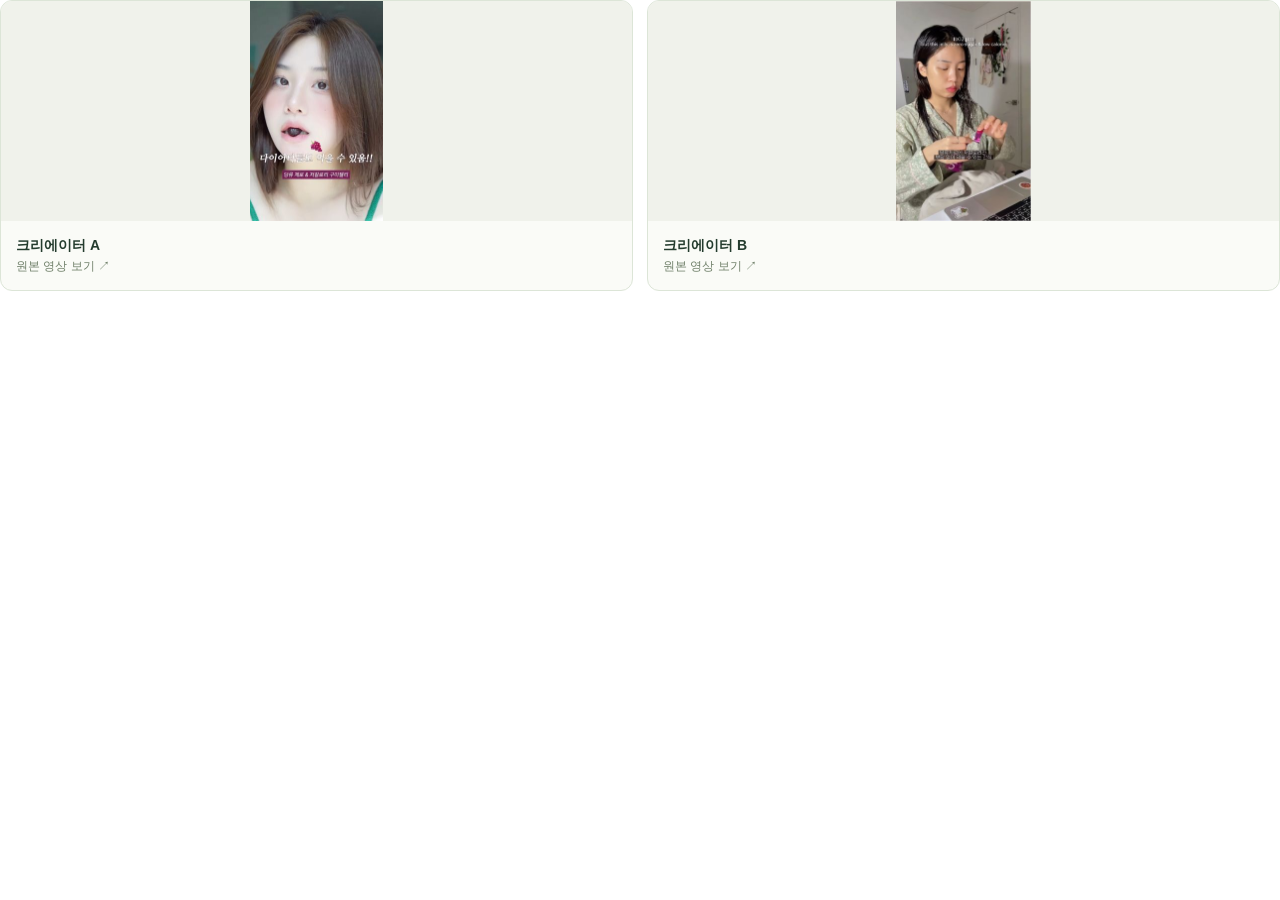
<file: public/influencer/media-allthemu.html>
<!doctype html><html lang="ko"><head><meta charset="utf-8"><meta name="viewport" content="width=device-width,initial-scale=1"><style>*{box-sizing:border-box}body{margin:0;font-family:"Malgun Gothic",sans-serif;color:#243c2e;background:transparent}.grid{display:grid;grid-template-columns:repeat(2,minmax(0,1fr));gap:14px}a{display:block;color:inherit;text-decoration:none;border:1px solid #dce5d7;border-radius:12px;overflow:hidden;background:#fafbf7;transition:transform .15s,border-color .15s}a:hover{transform:translateY(-2px);border-color:#6e8c69}img{width:100%;height:220px;display:block;object-fit:contain;background:#f0f2eb}.txt{padding:13px 15px;font-size:13px;line-height:1.6}.txt b{display:block;font-size:14px}.txt span{color:#70806a;font-size:12px}.channel{padding:35px 22px;background:#eaf0e4;min-height:170px}.channel small{font-size:10px;letter-spacing:.1em;color:#65805e}.channel b{display:block;font-size:22px;margin:15px 0 8px}.channel span{font-size:12px;color:#52684c}a:focus-visible{outline:3px solid #547349;outline-offset:2px}@media(max-width:430px){img{height:180px}.txt{padding:10px;font-size:12px}.channel{padding:20px 12px}.channel b{font-size:17px}}</style></head><body><div class="grid"><a href="https://www.instagram.com/p/DNnR8SSJaKD/" target="_blank" rel="noopener noreferrer"><img src="[data-uri]" alt="올더뮤 콘텐츠 1"><div class="txt"><b>크리에이터 A</b><span>원본 영상 보기 ↗</span></div></a><a href="https://www.instagram.com/reel/DNsfsmjZra-/" target="_blank" rel="noopener noreferrer"><img src="[data-uri]" alt="올더뮤 콘텐츠 2"><div class="txt"><b>크리에이터 B</b><span>원본 영상 보기 ↗</span></div></a></div></body></html>
</file>
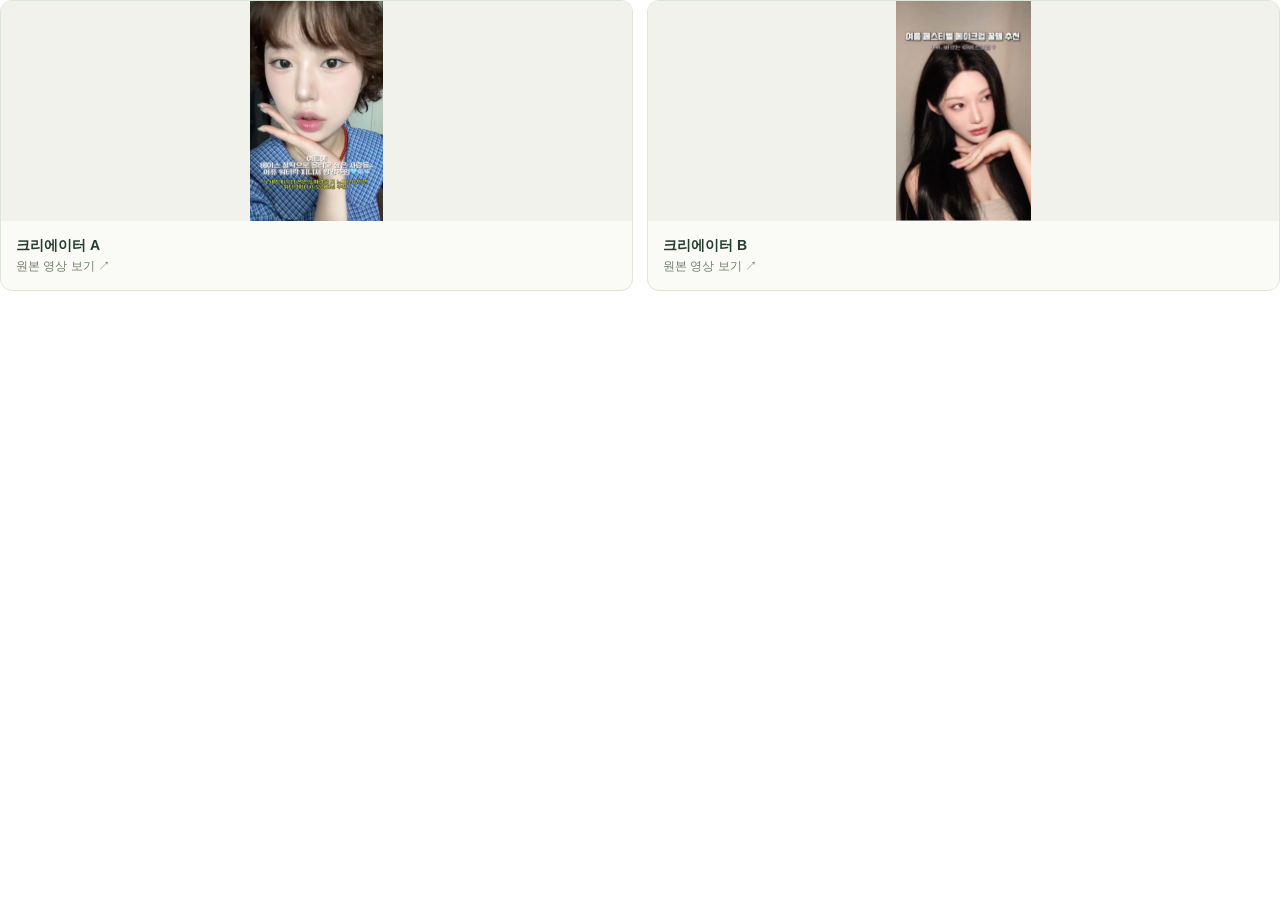
<file: public/influencer/media-apieu.html>
<!doctype html><html lang="ko"><head><meta charset="utf-8"><meta name="viewport" content="width=device-width,initial-scale=1"><style>*{box-sizing:border-box}body{margin:0;font-family:"Malgun Gothic",sans-serif;color:#243c2e;background:transparent}.grid{display:grid;grid-template-columns:repeat(2,minmax(0,1fr));gap:14px}a{display:block;color:inherit;text-decoration:none;border:1px solid #dce5d7;border-radius:12px;overflow:hidden;background:#fafbf7;transition:transform .15s,border-color .15s}a:hover{transform:translateY(-2px);border-color:#6e8c69}img{width:100%;height:220px;display:block;object-fit:contain;background:#f0f2eb}.txt{padding:13px 15px;font-size:13px;line-height:1.6}.txt b{display:block;font-size:14px}.txt span{color:#70806a;font-size:12px}.channel{padding:35px 22px;background:#eaf0e4;min-height:170px}.channel small{font-size:10px;letter-spacing:.1em;color:#65805e}.channel b{display:block;font-size:22px;margin:15px 0 8px}.channel span{font-size:12px;color:#52684c}a:focus-visible{outline:3px solid #547349;outline-offset:2px}@media(max-width:430px){img{height:180px}.txt{padding:10px;font-size:12px}.channel{padding:20px 12px}.channel b{font-size:17px}}</style></head><body><div class="grid"><a href="https://www.instagram.com/reel/DNVeMshzfoN/" target="_blank" rel="noopener noreferrer"><img src="[data-uri]" alt="어퓨 콘텐츠 1"><div class="txt"><b>크리에이터 A</b><span>원본 영상 보기 ↗</span></div></a><a href="https://www.instagram.com/p/DNarUnRvHpv/" target="_blank" rel="noopener noreferrer"><img src="[data-uri]" alt="어퓨 콘텐츠 2"><div class="txt"><b>크리에이터 B</b><span>원본 영상 보기 ↗</span></div></a></div></body></html>
</file>
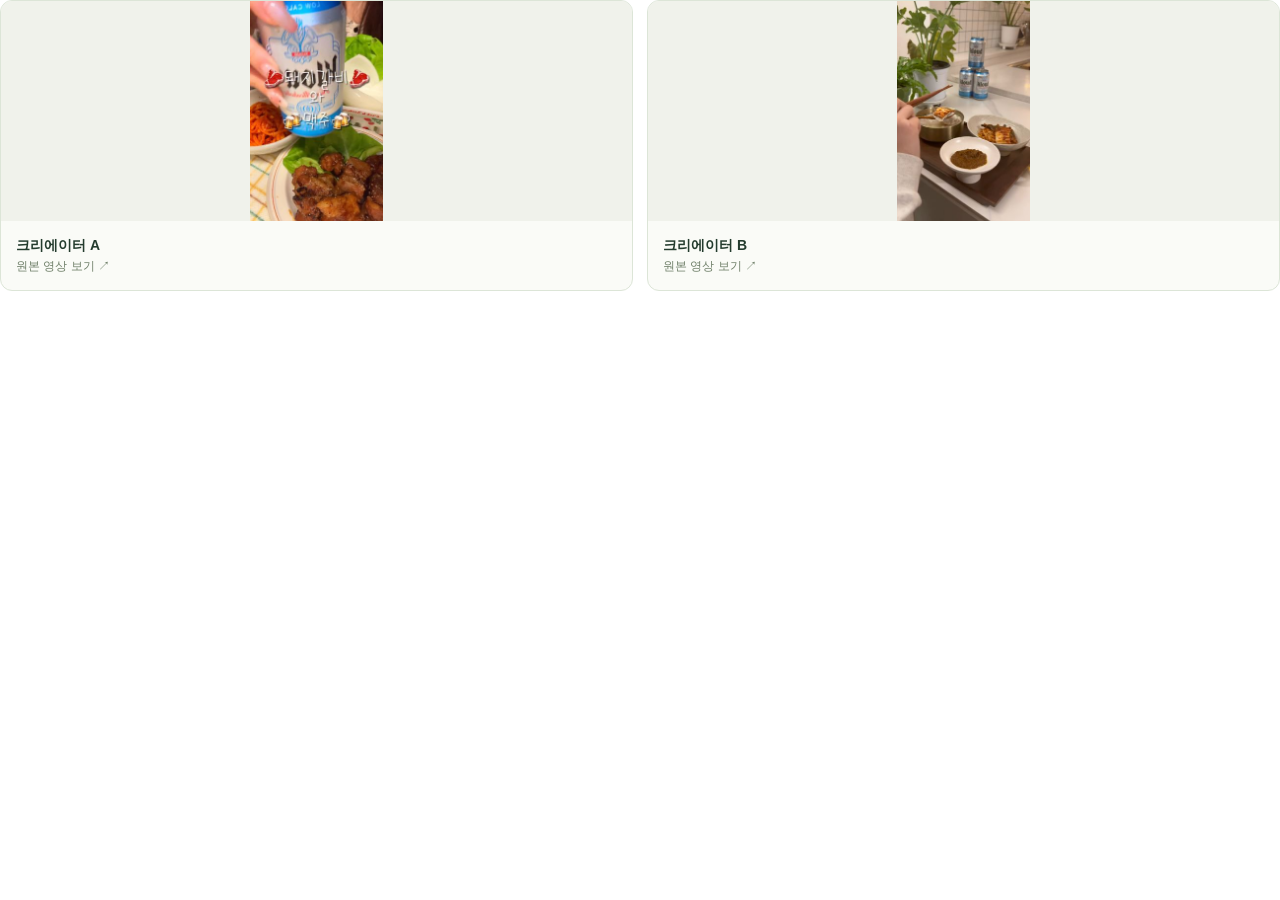
<file: public/influencer/media-cloud.html>
<!doctype html><html lang="ko"><head><meta charset="utf-8"><meta name="viewport" content="width=device-width,initial-scale=1"><style>*{box-sizing:border-box}body{margin:0;font-family:"Malgun Gothic",sans-serif;color:#243c2e;background:transparent}.grid{display:grid;grid-template-columns:repeat(2,minmax(0,1fr));gap:14px}a{display:block;color:inherit;text-decoration:none;border:1px solid #dce5d7;border-radius:12px;overflow:hidden;background:#fafbf7;transition:transform .15s,border-color .15s}a:hover{transform:translateY(-2px);border-color:#6e8c69}img{width:100%;height:220px;display:block;object-fit:contain;background:#f0f2eb}.txt{padding:13px 15px;font-size:13px;line-height:1.6}.txt b{display:block;font-size:14px}.txt span{color:#70806a;font-size:12px}.channel{padding:35px 22px;background:#eaf0e4;min-height:170px}.channel small{font-size:10px;letter-spacing:.1em;color:#65805e}.channel b{display:block;font-size:22px;margin:15px 0 8px}.channel span{font-size:12px;color:#52684c}a:focus-visible{outline:3px solid #547349;outline-offset:2px}@media(max-width:430px){img{height:180px}.txt{padding:10px;font-size:12px}.channel{padding:20px 12px}.channel b{font-size:17px}}</style></head><body><div class="grid"><a href="https://www.instagram.com/p/DTqEhmwk3T1/" target="_blank" rel="noopener noreferrer"><img src="[data-uri]" alt="클라우드 논알콜 콘텐츠 1"><div class="txt"><b>크리에이터 A</b><span>원본 영상 보기 ↗</span></div></a><a href="https://www.instagram.com/p/DTChdWeAUct/" target="_blank" rel="noopener noreferrer"><img src="[data-uri]" alt="클라우드 논알콜 콘텐츠 2"><div class="txt"><b>크리에이터 B</b><span>원본 영상 보기 ↗</span></div></a></div></body></html>
</file>
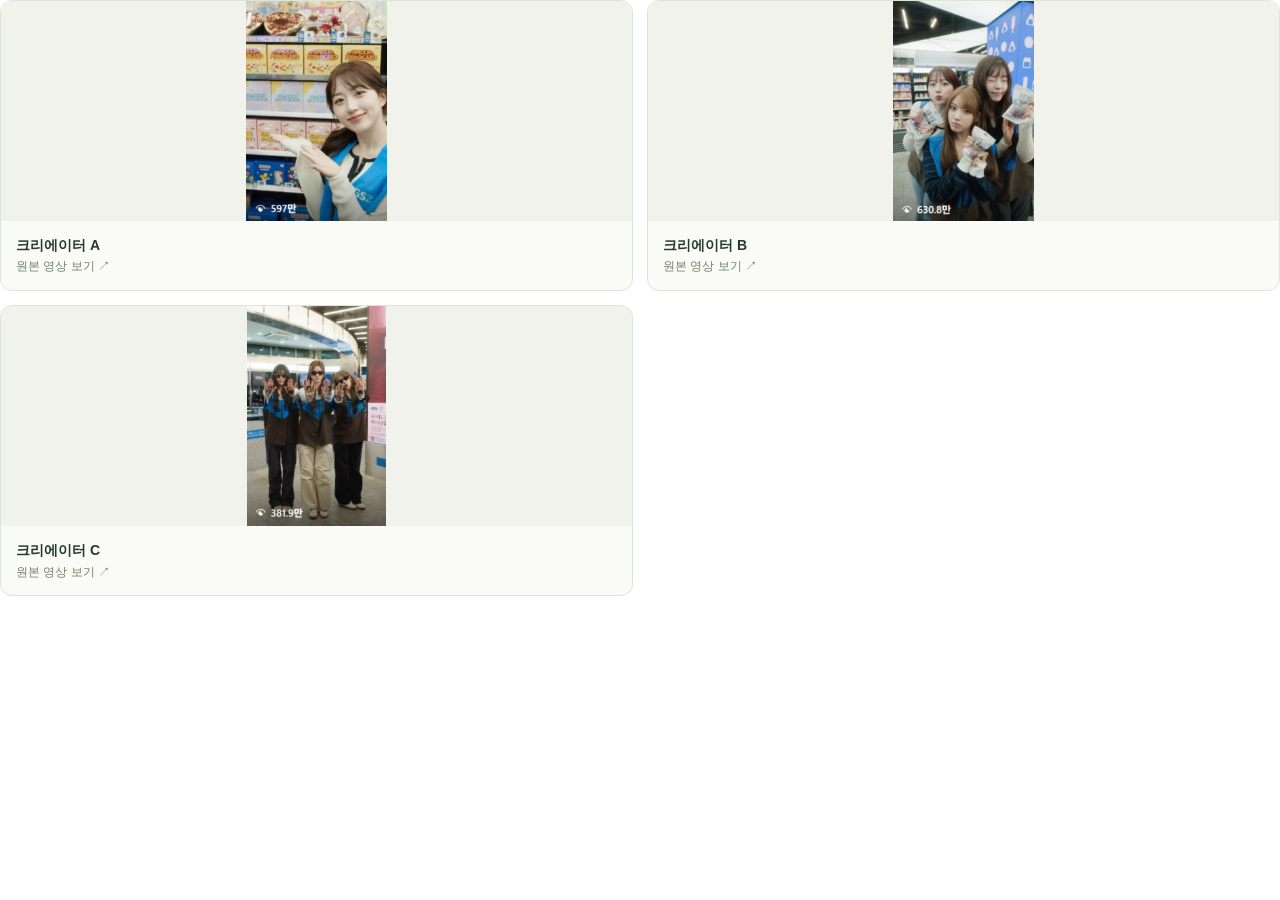
<file: public/influencer/media-gs25.html>
<!doctype html><html lang="ko"><head><meta charset="utf-8"><meta name="viewport" content="width=device-width,initial-scale=1"><style>*{box-sizing:border-box}body{margin:0;font-family:"Malgun Gothic",sans-serif;color:#243c2e;background:transparent}.grid{display:grid;grid-template-columns:repeat(2,minmax(0,1fr));gap:14px}a{display:block;color:inherit;text-decoration:none;border:1px solid #dce5d7;border-radius:12px;overflow:hidden;background:#fafbf7;transition:transform .15s,border-color .15s}a:hover{transform:translateY(-2px);border-color:#6e8c69}img{width:100%;height:220px;display:block;object-fit:contain;background:#f0f2eb}.txt{padding:13px 15px;font-size:13px;line-height:1.6}.txt b{display:block;font-size:14px}.txt span{color:#70806a;font-size:12px}.channel{padding:35px 22px;background:#eaf0e4;min-height:170px}.channel small{font-size:10px;letter-spacing:.1em;color:#65805e}.channel b{display:block;font-size:22px;margin:15px 0 8px}.channel span{font-size:12px;color:#52684c}a:focus-visible{outline:3px solid #547349;outline-offset:2px}@media(max-width:430px){img{height:180px}.txt{padding:10px;font-size:12px}.channel{padding:20px 12px}.channel b{font-size:17px}}</style></head><body><div class="grid"><a href="https://www.instagram.com/reel/DGnFblPJbDF/" target="_blank" rel="noopener noreferrer"><img src="[data-uri]" alt="GS25 × NMIXX 콘텐츠 1"><div class="txt"><b>크리에이터 A</b><span>원본 영상 보기 ↗</span></div></a><a href="https://www.instagram.com/reel/DGz9ZQ4JdZw/" target="_blank" rel="noopener noreferrer"><img src="[data-uri]" alt="GS25 × NMIXX 콘텐츠 2"><div class="txt"><b>크리에이터 B</b><span>원본 영상 보기 ↗</span></div></a><a href="https://www.instagram.com/reel/DGxcEEvpnxa/" target="_blank" rel="noopener noreferrer"><img src="[data-uri]" alt="GS25 × NMIXX 콘텐츠 3"><div class="txt"><b>크리에이터 C</b><span>원본 영상 보기 ↗</span></div></a></div></body></html>
</file>
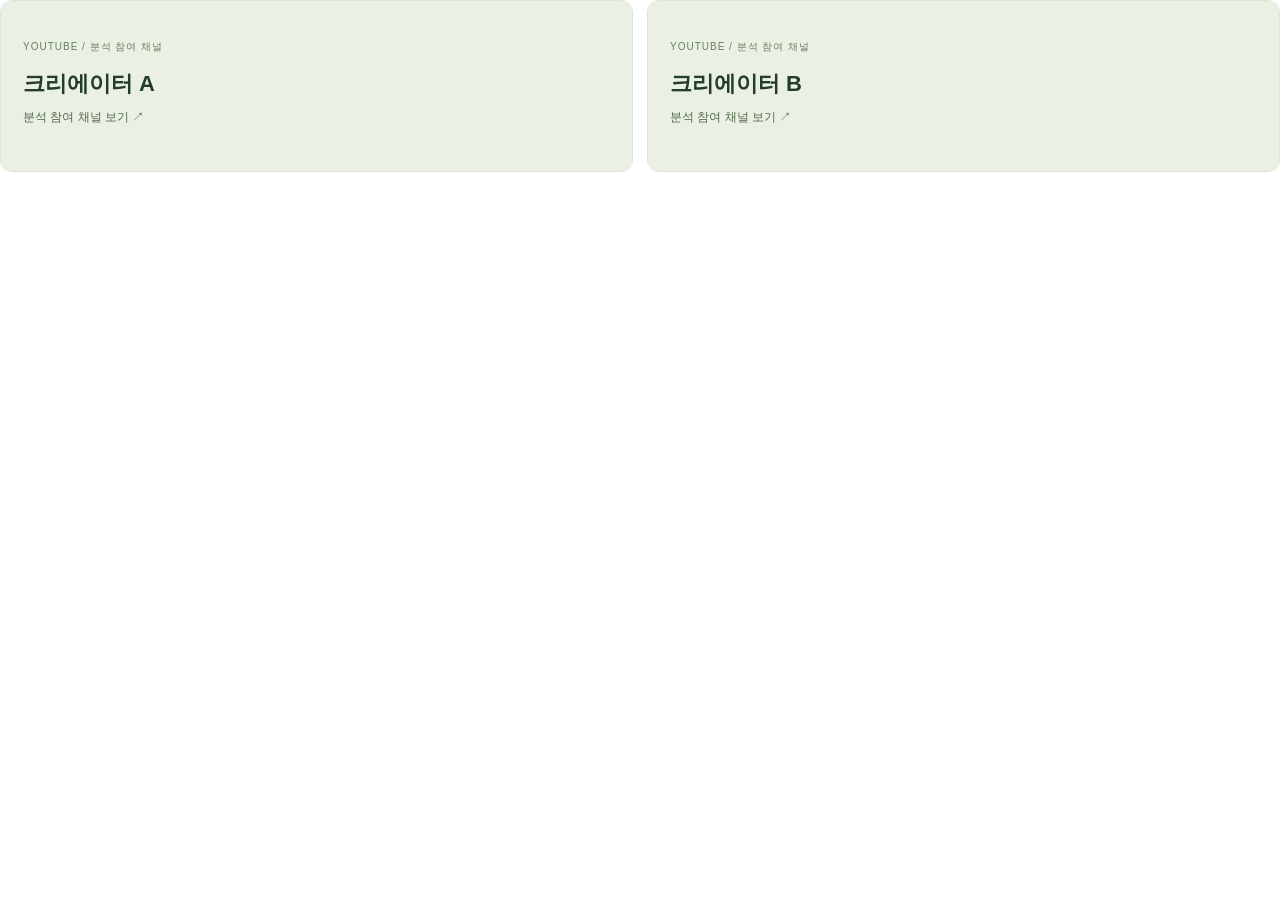
<file: public/influencer/media-mcn.html>
<!doctype html><html lang="ko"><head><meta charset="utf-8"><meta name="viewport" content="width=device-width,initial-scale=1"><style>*{box-sizing:border-box}body{margin:0;font-family:"Malgun Gothic",sans-serif;color:#243c2e;background:transparent}.grid{display:grid;grid-template-columns:repeat(2,minmax(0,1fr));gap:14px}a{display:block;color:inherit;text-decoration:none;border:1px solid #dce5d7;border-radius:12px;overflow:hidden;background:#fafbf7;transition:transform .15s,border-color .15s}a:hover{transform:translateY(-2px);border-color:#6e8c69}img{width:100%;height:220px;display:block;object-fit:contain;background:#f0f2eb}.txt{padding:13px 15px;font-size:13px;line-height:1.6}.txt b{display:block;font-size:14px}.txt span{color:#70806a;font-size:12px}.channel{padding:35px 22px;background:#eaf0e4;min-height:170px}.channel small{font-size:10px;letter-spacing:.1em;color:#65805e}.channel b{display:block;font-size:22px;margin:15px 0 8px}.channel span{font-size:12px;color:#52684c}a:focus-visible{outline:3px solid #547349;outline-offset:2px}@media(max-width:430px){img{height:180px}.txt{padding:10px;font-size:12px}.channel{padding:20px 12px}.channel b{font-size:17px}}</style></head><body><div class="grid"><a href="https://www.youtube.com/channel/UC0kWYJDvhh4bmcnafXn8tgw" target="_blank" rel="noopener noreferrer"><div class="channel"><small>YOUTUBE / 분석 참여 채널</small><b>크리에이터 A</b><span>분석 참여 채널 보기 ↗</span></div></a><a href="https://www.youtube.com/channel/UCg_7DlY17asK8O6EJJlKwnA" target="_blank" rel="noopener noreferrer"><div class="channel"><small>YOUTUBE / 분석 참여 채널</small><b>크리에이터 B</b><span>분석 참여 채널 보기 ↗</span></div></a></div></body></html>
</file>
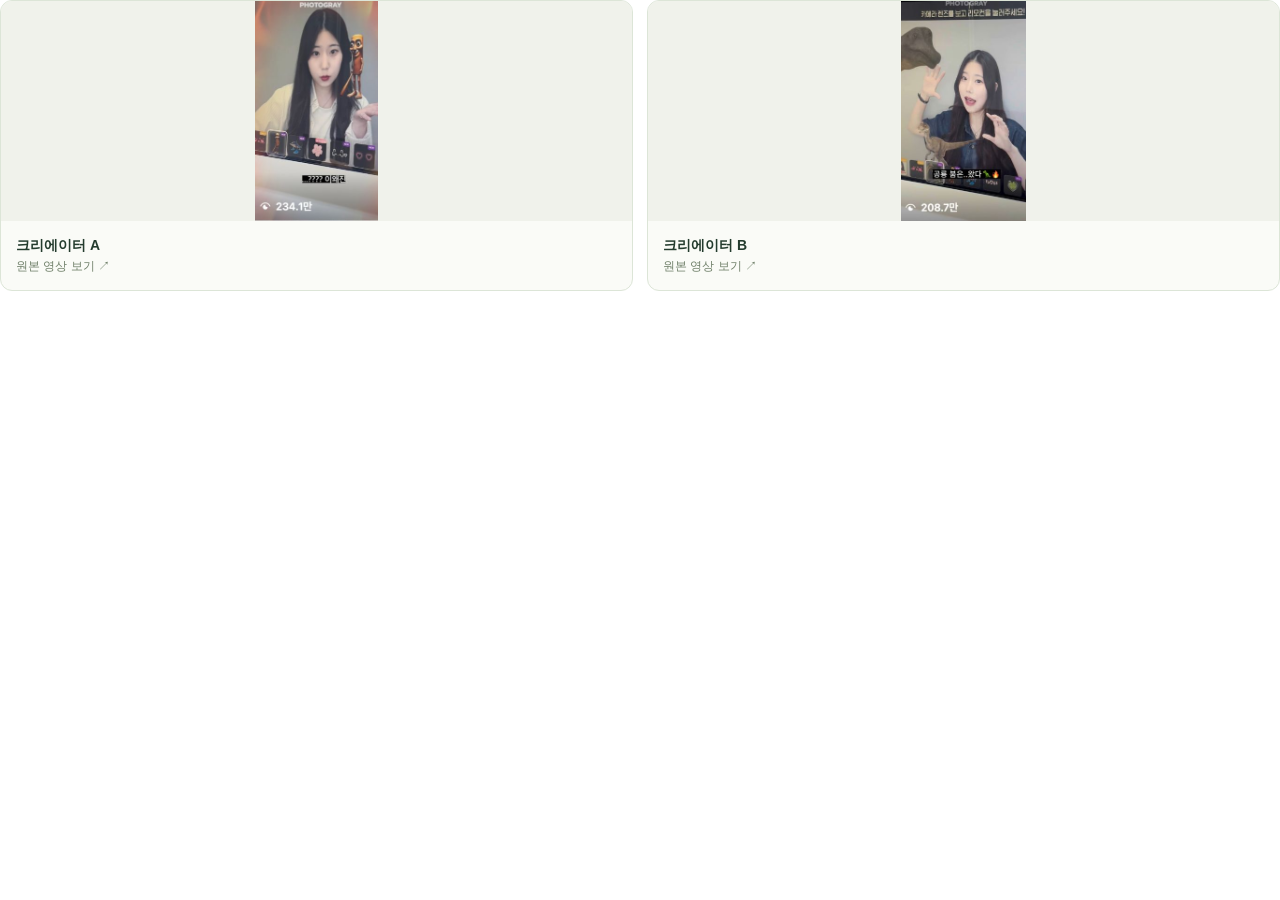
<file: public/influencer/media-photogray.html>
<!doctype html><html lang="ko"><head><meta charset="utf-8"><meta name="viewport" content="width=device-width,initial-scale=1"><style>*{box-sizing:border-box}body{margin:0;font-family:"Malgun Gothic",sans-serif;color:#243c2e;background:transparent}.grid{display:grid;grid-template-columns:repeat(2,minmax(0,1fr));gap:14px}a{display:block;color:inherit;text-decoration:none;border:1px solid #dce5d7;border-radius:12px;overflow:hidden;background:#fafbf7;transition:transform .15s,border-color .15s}a:hover{transform:translateY(-2px);border-color:#6e8c69}img{width:100%;height:220px;display:block;object-fit:contain;background:#f0f2eb}.txt{padding:13px 15px;font-size:13px;line-height:1.6}.txt b{display:block;font-size:14px}.txt span{color:#70806a;font-size:12px}.channel{padding:35px 22px;background:#eaf0e4;min-height:170px}.channel small{font-size:10px;letter-spacing:.1em;color:#65805e}.channel b{display:block;font-size:22px;margin:15px 0 8px}.channel span{font-size:12px;color:#52684c}a:focus-visible{outline:3px solid #547349;outline-offset:2px}@media(max-width:430px){img{height:180px}.txt{padding:10px;font-size:12px}.channel{padding:20px 12px}.channel b{font-size:17px}}</style></head><body><div class="grid"><a href="https://www.instagram.com/reel/DI3X_psyEa1/" target="_blank" rel="noopener noreferrer"><img src="[data-uri]" alt="포토그레이 콘텐츠 1"><div class="txt"><b>크리에이터 A</b><span>원본 영상 보기 ↗</span></div></a><a href="https://www.instagram.com/reel/DJn_NwiSLoM/" target="_blank" rel="noopener noreferrer"><img src="[data-uri]" alt="포토그레이 콘텐츠 2"><div class="txt"><b>크리에이터 B</b><span>원본 영상 보기 ↗</span></div></a></div></body></html>
</file>
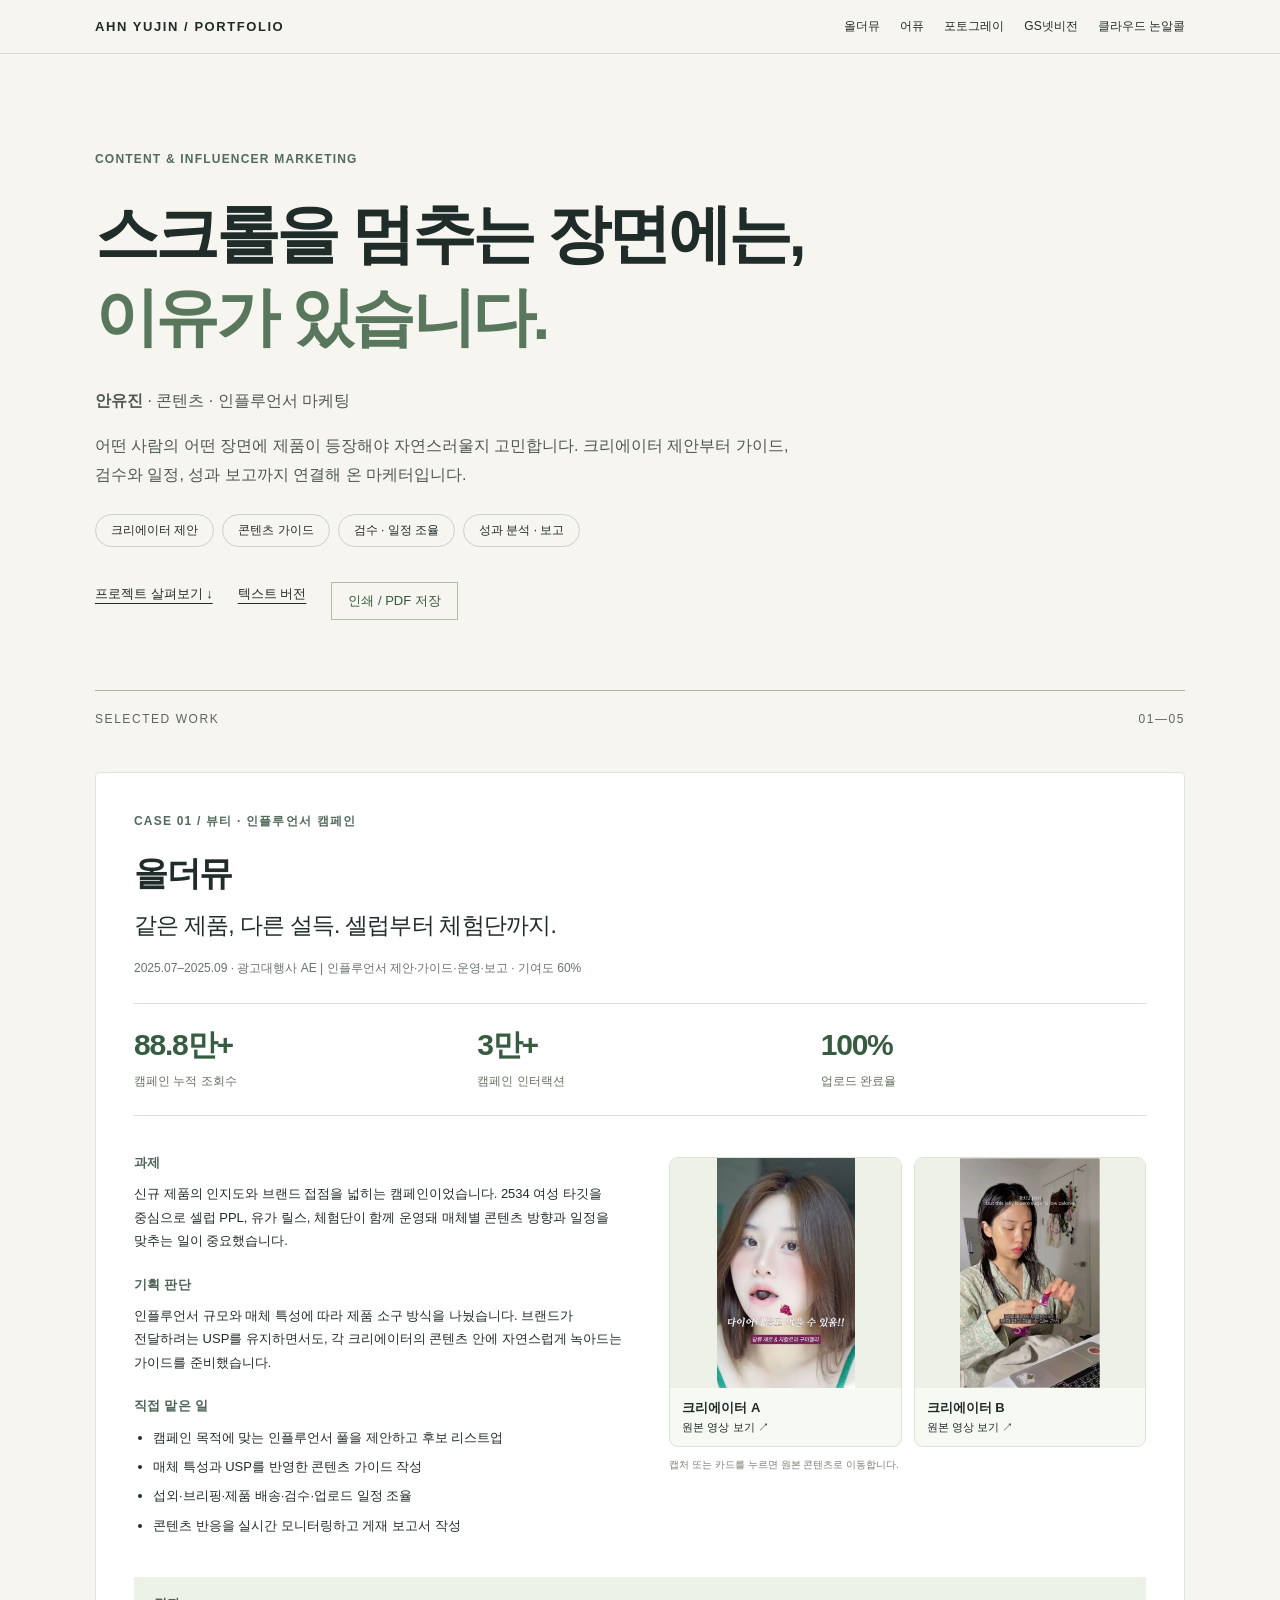
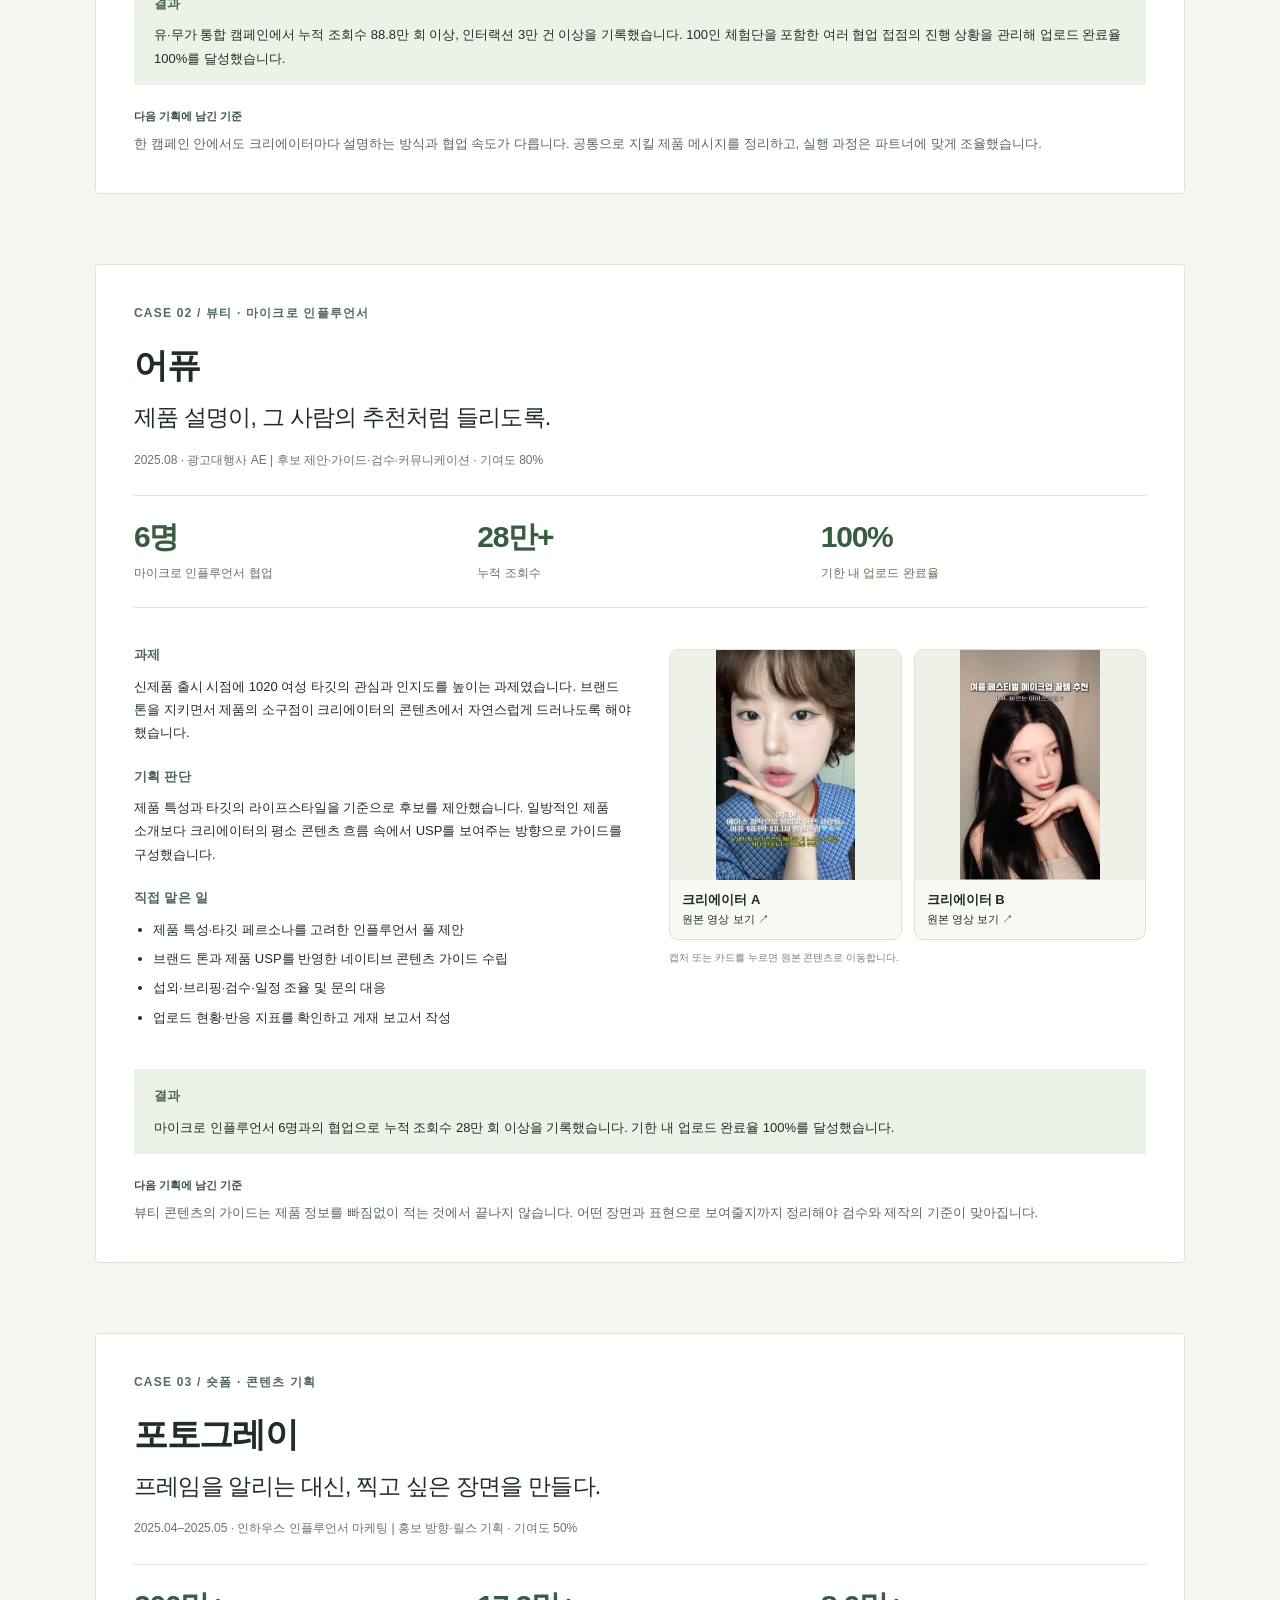
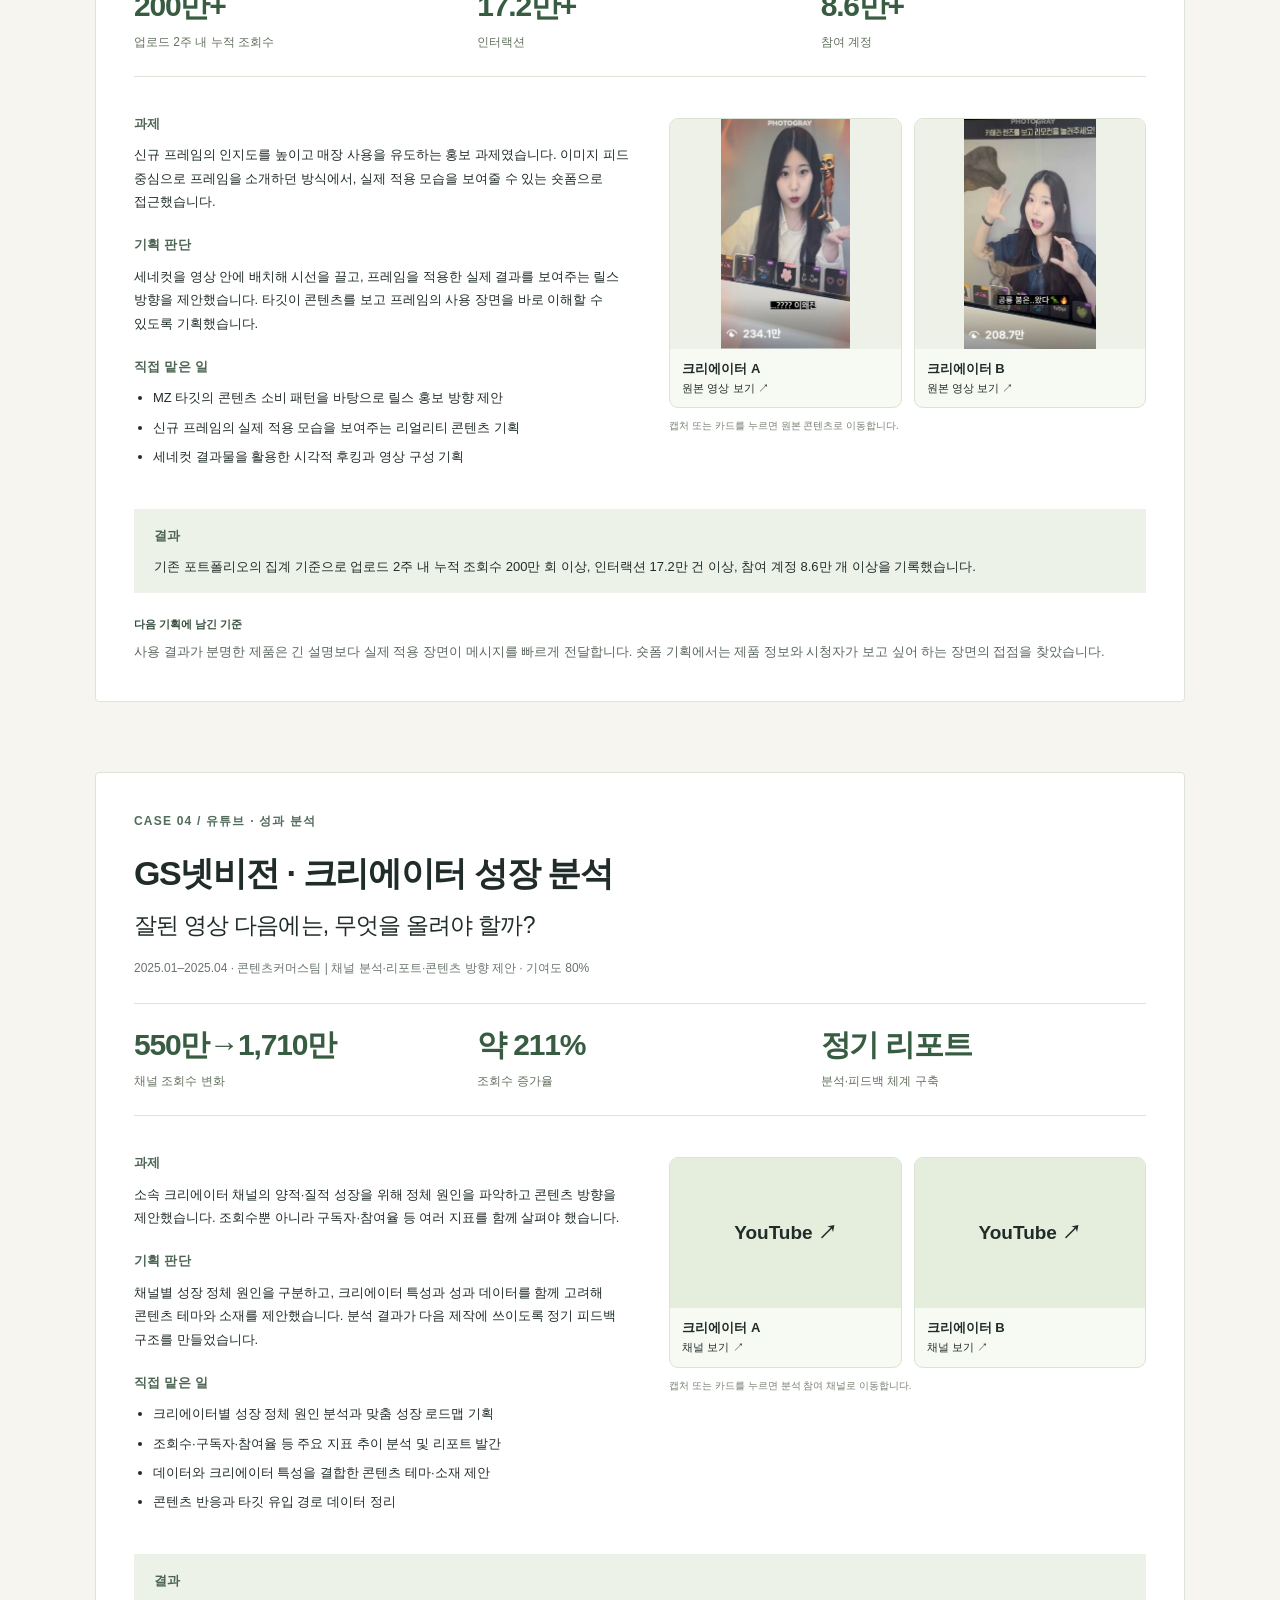
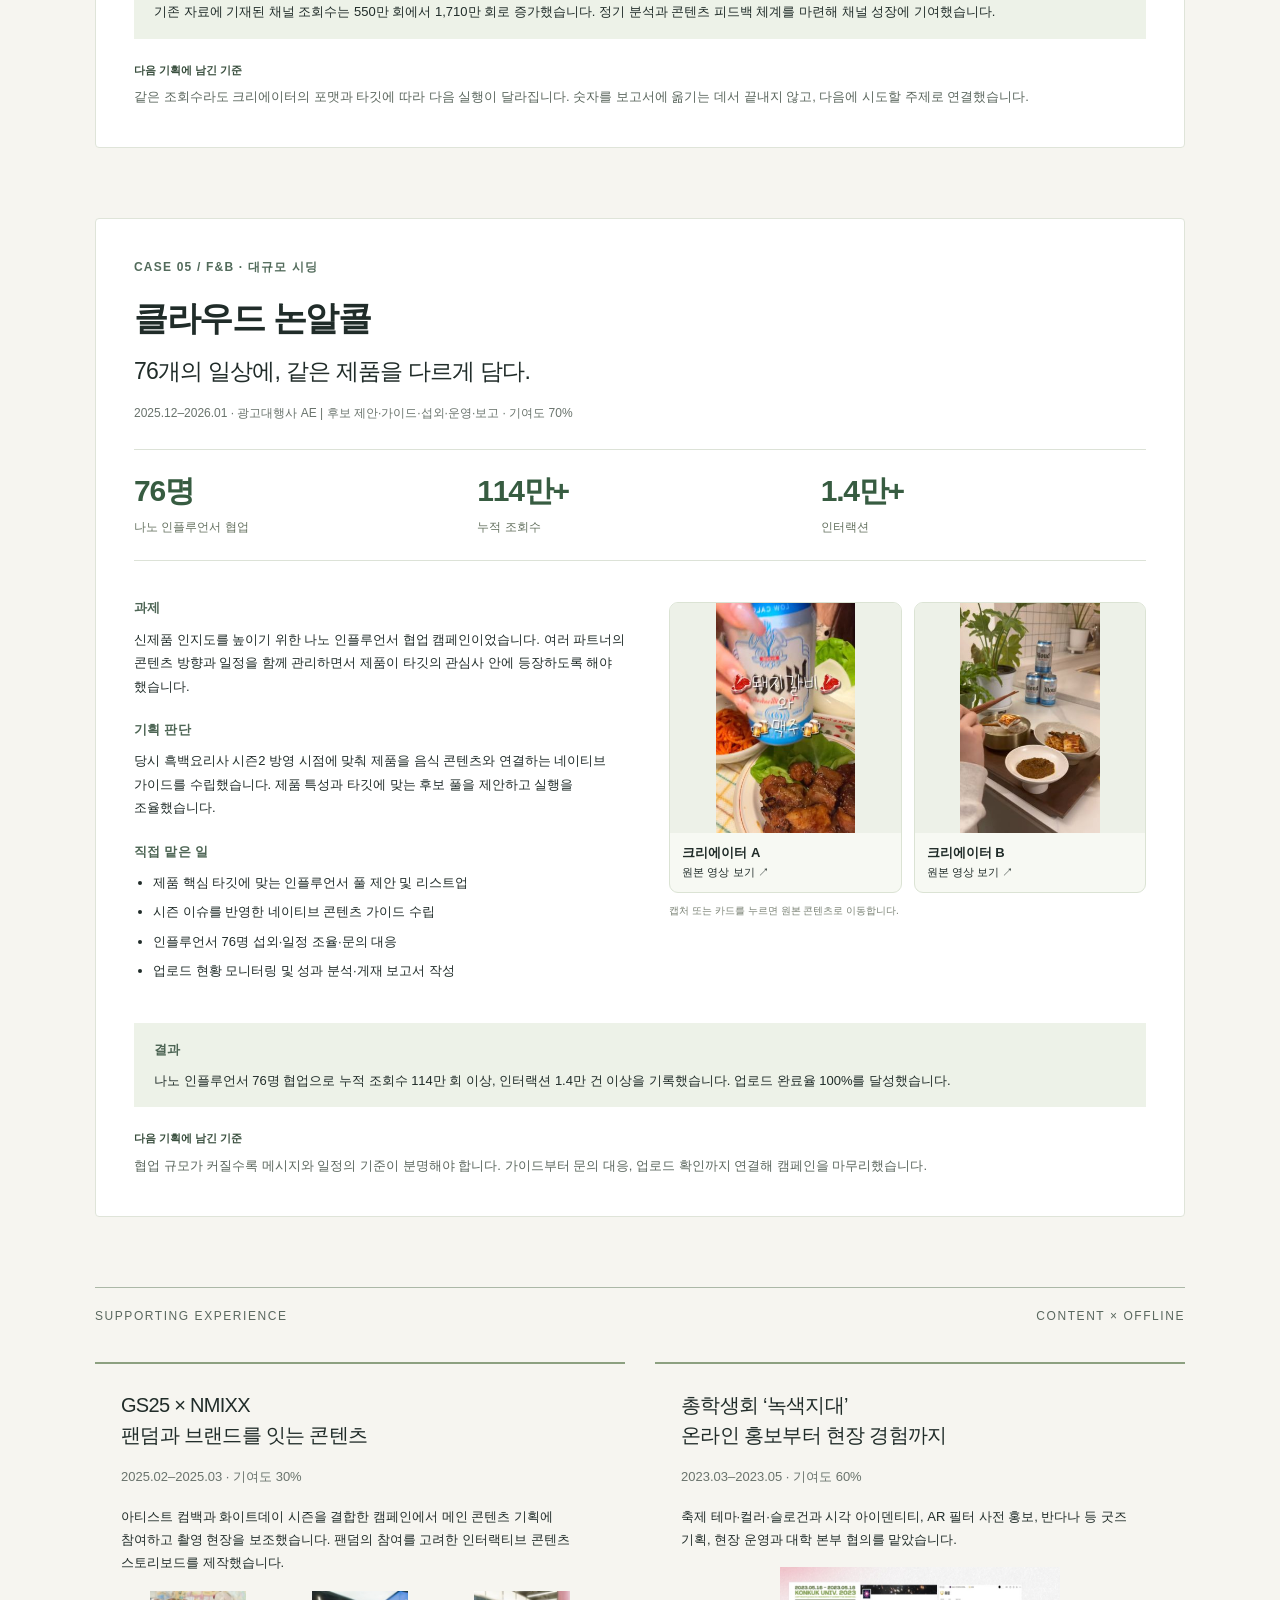
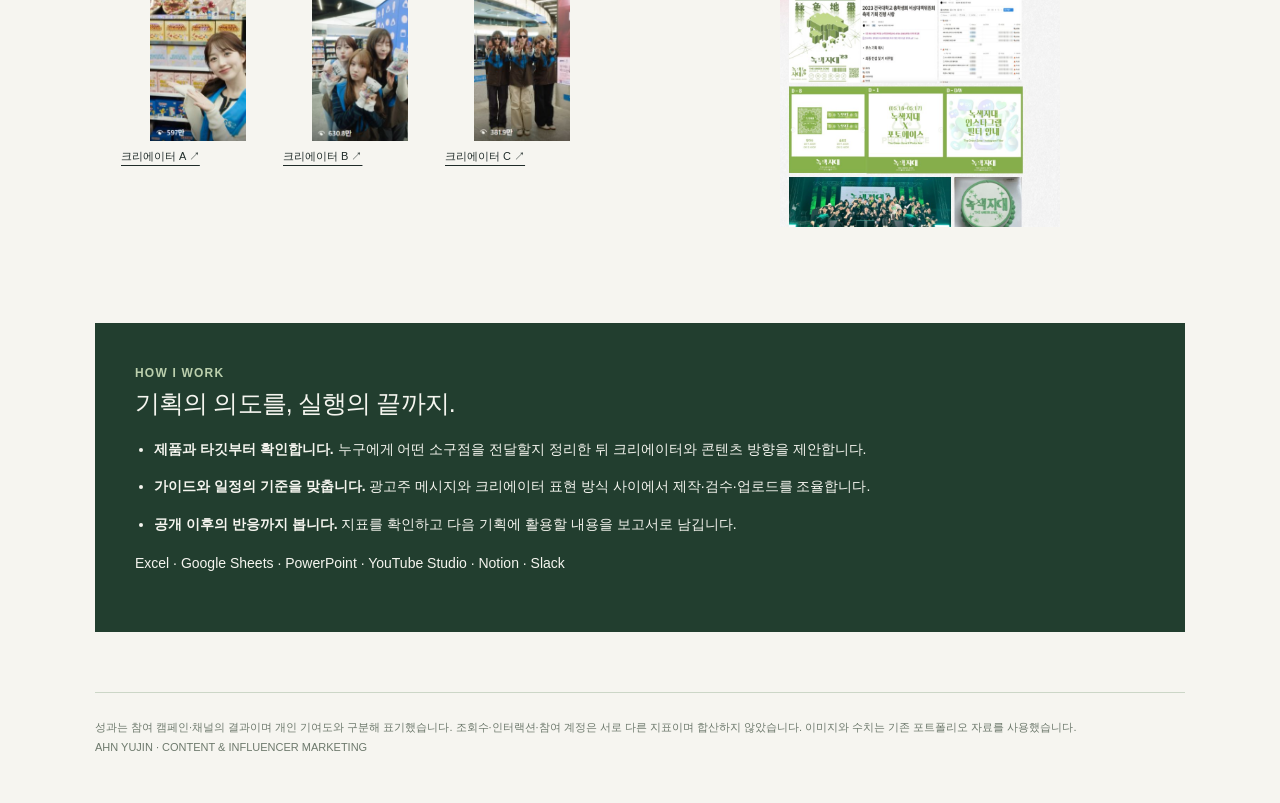
<file: public/influencer/portfolio.html>
<!doctype html><html lang="ko"><head><meta charset="utf-8"><meta name="viewport" content="width=device-width,initial-scale=1"><title>안유진 | 콘텐츠 · 인플루언서 마케팅 포트폴리오</title><meta name="description" content="뷰티 인플루언서 캠페인, 숏폼 기획, MCN 분석과 대규모 시딩 운영 경험을 담은 안유진의 포트폴리오"><style>*{box-sizing:border-box}html{scroll-behavior:smooth;scroll-padding-top:80px}body{margin:0;background:#f6f5f0;color:#202c29;font-family:"Noto Sans KR","Apple SD Gothic Neo","Malgun Gothic",sans-serif;line-height:1.8;word-break:keep-all}a{color:inherit;text-underline-offset:5px}header{position:sticky;top:0;background:#f6f5f0f2;border-bottom:1px solid #d5d9d0;z-index:2;backdrop-filter:blur(10px)}nav{max-width:1150px;margin:auto;display:flex;align-items:center;justify-content:space-between;padding:15px 30px;gap:20px}nav strong{font-size:13px;letter-spacing:.12em}nav .menu{display:flex;gap:20px;font-size:12px}nav a{text-decoration:none}main{max-width:1150px;padding:0 30px;margin:auto}.hero{padding:95px 0 70px;max-width:880px}.eyebrow{color:#526b5b;font-size:12px;font-weight:700;letter-spacing:.1em}h1{font-size:clamp(36px,5vw,64px);line-height:1.3;letter-spacing:-.055em;margin:22px 0 28px;font-weight:700}h1 em{font-style:normal;color:#59775c}h2{font-size:34px;letter-spacing:-.04em;margin:10px 0 4px}h3{font-size:23px;line-height:1.5;font-weight:500;margin:0 0 15px;letter-spacing:-.035em}h4{font-size:13px;letter-spacing:.02em;margin:20px 0 8px;color:#4d6554}p{font-size:14px;margin:0 0 16px}.hero p{font-size:16px;max-width:720px;color:#4d5952}.pills{display:flex;gap:8px;flex-wrap:wrap;margin-top:24px}.pills span{font-size:12px;border:1px solid #c9d2c4;border-radius:30px;padding:5px 15px}.quick{display:flex;gap:25px;margin-top:35px;font-size:13px}.sectionlabel{display:flex;justify-content:space-between;border-top:1px solid #abb8a7;padding:18px 0 0;font-size:12px;color:#5a685f;letter-spacing:.13em}article{margin:42px 0 70px;padding:38px;background:white;border:1px solid #dfe4d9;border-radius:4px;scroll-margin-top:10px}.meta{color:#69736c;font-size:12px}.metrics{display:grid;grid-template-columns:repeat(3,1fr);border-top:1px solid #dce2d7;border-bottom:1px solid #dce2d7;margin:24px 0 15px;padding:20px 0;gap:18px}.metrics b{display:block;font-size:30px;line-height:1.4;color:#375c41;letter-spacing:-.04em}.metrics span{font-size:12px;color:#64715f}.casegrid{display:grid;grid-template-columns:1.05fr 1fr;gap:35px}.casegrid p,.casegrid li{font-size:13px}.casegrid ul{padding-left:19px;margin-top:0}.casegrid li{margin:6px 0}figure{margin:26px 0 0;align-self:start}figure img{width:100%;height:auto;max-height:370px;object-fit:contain;background:#f5f5f1}figcaption{font-size:10px;color:#788073;margin-top:9px}.links{display:flex;gap:20px;margin-top:10px;font-size:12px}.result{padding:15px 20px;background:#edf2e8;margin-top:24px}.result h4{margin-top:0}.result p{font-size:13px;margin-bottom:0}.takeaway{font-size:13px;color:#5b675e;margin:22px 0 0}.takeaway strong{display:block;color:#384e3d;font-size:11px;margin-bottom:5px}.support{display:grid;grid-template-columns:1fr 1fr;gap:30px;margin:35px 0 60px}.support section{padding:26px;border-top:2px solid #8ca080}.support h3{font-size:20px}.support p{font-size:13px}.support img{width:100%;max-height:260px;object-fit:contain}.workstyle{background:#223e2f;color:#f5f5ef;padding:40px;margin-bottom:60px}.workstyle h3{font-size:25px}.workstyle p{font-size:14px}.workstyle ul{padding-left:19px;font-size:14px}.workstyle li{margin:12px 0}footer{border-top:1px solid #ccd6c7;padding:25px 0 45px;color:#6d796c;font-size:11px}button{font:inherit;background:none;border:1px solid #afbea6;padding:6px 16px;cursor:pointer;color:#35583d}@media(max-width:720px){main{padding:0 20px}nav{padding:12px 20px}.menu{display:none!important}.hero{padding:60px 0 45px}article{padding:24px 20px;margin:25px 0 35px}h2{font-size:28px}h3{font-size:20px}.metrics{gap:10px}.metrics b{font-size:23px}.metrics span{font-size:10px}.casegrid,.support{grid-template-columns:1fr;gap:10px}figure{margin-top:10px}.workstyle{padding:25px}.quick{gap:15px;flex-wrap:wrap}}@media print{header,.quick,.links{display:none}.hero{padding:40px 0}body{background:white}main{max-width:none;padding:0}article{break-before:page;border:0;margin:0;padding:20px 0;break-inside:avoid}.casegrid{grid-template-columns:1.05fr 1fr}h1{font-size:46px}.support,.workstyle{break-before:page}footer{font-size:10px}a{text-decoration:none}}.media-cards{display:grid;grid-template-columns:repeat(2,minmax(0,1fr));gap:12px}.media-card{display:block;border:1px solid #dbe3d4;border-radius:9px;overflow:hidden;text-decoration:none!important;background:#f7f9f3}.media-card img{width:100%;height:230px;object-fit:contain;display:block;background:#edf1e8}.media-card span{display:block;padding:10px 12px;font-size:11px;line-height:1.6}.media-card strong{display:block;font-size:13px}.media-card:focus-visible{outline:3px solid #436b3e}.channel-card{padding:20px 10px;min-height:150px;display:flex;align-items:center;justify-content:center;background:#e5eddd}.channel-card b{font-size:19px}.media-card:hover{border-color:#68865b}.support-media{display:grid;grid-template-columns:repeat(3,1fr);gap:8px}.support-media img{width:100%;height:150px;object-fit:contain}.support-media a{font-size:11px}.click-note{font-size:10px;color:#72806a;margin-top:8px}</style></head><body><header><nav><strong>AHN YUJIN / PORTFOLIO</strong><div class="menu"><a href="#allthemu">올더뮤</a><a href="#apieu">어퓨</a><a href="#photogray">포토그레이</a><a href="#mcn">GS넷비전</a><a href="#cloud">클라우드 논알콜</a></div></nav></header><main><section class="hero"><div class="eyebrow">CONTENT & INFLUENCER MARKETING</div><h1>스크롤을 멈추는 장면에는,<br><em>이유가 있습니다.</em></h1><p><strong>안유진</strong> · 콘텐츠 · 인플루언서 마케팅</p><p>어떤 사람의 어떤 장면에 제품이 등장해야 자연스러울지 고민합니다. 크리에이터 제안부터 가이드, 검수와 일정, 성과 보고까지 연결해 온 마케터입니다.</p><div class="pills"><span>크리에이터 제안</span><span>콘텐츠 가이드</span><span>검수 · 일정 조율</span><span>성과 분석 · 보고</span></div><div class="quick"><a href="#allthemu">프로젝트 살펴보기 ↓</a><a href="portfolio.md">텍스트 버전</a><button onclick="window.print()">인쇄 / PDF 저장</button></div></section><div class="sectionlabel"><span>SELECTED WORK</span><span>01—05</span></div><article id="allthemu"><div class="eyebrow">CASE 01 / 뷰티 · 인플루언서 캠페인</div><h2>올더뮤</h2><h3>같은 제품, 다른 설득. 셀럽부터 체험단까지.</h3><p class="meta">2025.07–2025.09 · 광고대행사 AE | 인플루언서 제안·가이드·운영·보고 · 기여도 60%</p><div class="metrics"><div><b>88.8만+</b><span>캠페인 누적 조회수</span></div><div><b>3만+</b><span>캠페인 인터랙션</span></div><div><b>100%</b><span>업로드 완료율</span></div></div><div class="casegrid"><div><h4>과제</h4><p>신규 제품의 인지도와 브랜드 접점을 넓히는 캠페인이었습니다. 2534 여성 타깃을 중심으로 셀럽 PPL, 유가 릴스, 체험단이 함께 운영돼 매체별 콘텐츠 방향과 일정을 맞추는 일이 중요했습니다.</p><h4>기획 판단</h4><p>인플루언서 규모와 매체 특성에 따라 제품 소구 방식을 나눴습니다. 브랜드가 전달하려는 USP를 유지하면서도, 각 크리에이터의 콘텐츠 안에 자연스럽게 녹아드는 가이드를 준비했습니다.</p><h4>직접 맡은 일</h4><ul><li>캠페인 목적에 맞는 인플루언서 풀을 제안하고 후보 리스트업</li><li>매체 특성과 USP를 반영한 콘텐츠 가이드 작성</li><li>섭외·브리핑·제품 배송·검수·업로드 일정 조율</li><li>콘텐츠 반응을 실시간 모니터링하고 게재 보고서 작성</li></ul></div><figure><div class="media-cards"><a class="media-card" href="https://www.instagram.com/p/DNnR8SSJaKD/" target="_blank" rel="noopener noreferrer"><img src="assets/allthemu-1.jpg" alt="크리에이터 A 콘텐츠 캡처" loading="lazy"><span><strong>크리에이터 A</strong>원본 영상 보기 ↗</span></a><a class="media-card" href="https://www.instagram.com/reel/DNsfsmjZra-/" target="_blank" rel="noopener noreferrer"><img src="assets/allthemu-2.jpg" alt="크리에이터 B 콘텐츠 캡처" loading="lazy"><span><strong>크리에이터 B</strong>원본 영상 보기 ↗</span></a></div><figcaption>캡처 또는 카드를 누르면 원본 콘텐츠로 이동합니다.</figcaption></figure></div><div class="result"><h4>결과</h4><p>유·무가 통합 캠페인에서 누적 조회수 88.8만 회 이상, 인터랙션 3만 건 이상을 기록했습니다. 100인 체험단을 포함한 여러 협업 접점의 진행 상황을 관리해 업로드 완료율 100%를 달성했습니다.</p></div><p class="takeaway"><strong>다음 기획에 남긴 기준</strong>한 캠페인 안에서도 크리에이터마다 설명하는 방식과 협업 속도가 다릅니다. 공통으로 지킬 제품 메시지를 정리하고, 실행 과정은 파트너에 맞게 조율했습니다.</p></article><article id="apieu"><div class="eyebrow">CASE 02 / 뷰티 · 마이크로 인플루언서</div><h2>어퓨</h2><h3>제품 설명이, 그 사람의 추천처럼 들리도록.</h3><p class="meta">2025.08 · 광고대행사 AE | 후보 제안·가이드·검수·커뮤니케이션 · 기여도 80%</p><div class="metrics"><div><b>6명</b><span>마이크로 인플루언서 협업</span></div><div><b>28만+</b><span>누적 조회수</span></div><div><b>100%</b><span>기한 내 업로드 완료율</span></div></div><div class="casegrid"><div><h4>과제</h4><p>신제품 출시 시점에 1020 여성 타깃의 관심과 인지도를 높이는 과제였습니다. 브랜드 톤을 지키면서 제품의 소구점이 크리에이터의 콘텐츠에서 자연스럽게 드러나도록 해야 했습니다.</p><h4>기획 판단</h4><p>제품 특성과 타깃의 라이프스타일을 기준으로 후보를 제안했습니다. 일방적인 제품 소개보다 크리에이터의 평소 콘텐츠 흐름 속에서 USP를 보여주는 방향으로 가이드를 구성했습니다.</p><h4>직접 맡은 일</h4><ul><li>제품 특성·타깃 페르소나를 고려한 인플루언서 풀 제안</li><li>브랜드 톤과 제품 USP를 반영한 네이티브 콘텐츠 가이드 수립</li><li>섭외·브리핑·검수·일정 조율 및 문의 대응</li><li>업로드 현황·반응 지표를 확인하고 게재 보고서 작성</li></ul></div><figure><div class="media-cards"><a class="media-card" href="https://www.instagram.com/reel/DNVeMshzfoN/" target="_blank" rel="noopener noreferrer"><img src="assets/apieu-1.jpg" alt="크리에이터 A 콘텐츠 캡처" loading="lazy"><span><strong>크리에이터 A</strong>원본 영상 보기 ↗</span></a><a class="media-card" href="https://www.instagram.com/p/DNarUnRvHpv/" target="_blank" rel="noopener noreferrer"><img src="assets/apieu-2.jpg" alt="크리에이터 B 콘텐츠 캡처" loading="lazy"><span><strong>크리에이터 B</strong>원본 영상 보기 ↗</span></a></div><figcaption>캡처 또는 카드를 누르면 원본 콘텐츠로 이동합니다.</figcaption></figure></div><div class="result"><h4>결과</h4><p>마이크로 인플루언서 6명과의 협업으로 누적 조회수 28만 회 이상을 기록했습니다. 기한 내 업로드 완료율 100%를 달성했습니다.</p></div><p class="takeaway"><strong>다음 기획에 남긴 기준</strong>뷰티 콘텐츠의 가이드는 제품 정보를 빠짐없이 적는 것에서 끝나지 않습니다. 어떤 장면과 표현으로 보여줄지까지 정리해야 검수와 제작의 기준이 맞아집니다.</p></article><article id="photogray"><div class="eyebrow">CASE 03 / 숏폼 · 콘텐츠 기획</div><h2>포토그레이</h2><h3>프레임을 알리는 대신, 찍고 싶은 장면을 만들다.</h3><p class="meta">2025.04–2025.05 · 인하우스 인플루언서 마케팅 | 홍보 방향·릴스 기획 · 기여도 50%</p><div class="metrics"><div><b>200만+</b><span>업로드 2주 내 누적 조회수</span></div><div><b>17.2만+</b><span>인터랙션</span></div><div><b>8.6만+</b><span>참여 계정</span></div></div><div class="casegrid"><div><h4>과제</h4><p>신규 프레임의 인지도를 높이고 매장 사용을 유도하는 홍보 과제였습니다. 이미지 피드 중심으로 프레임을 소개하던 방식에서, 실제 적용 모습을 보여줄 수 있는 숏폼으로 접근했습니다.</p><h4>기획 판단</h4><p>세네컷을 영상 안에 배치해 시선을 끌고, 프레임을 적용한 실제 결과를 보여주는 릴스 방향을 제안했습니다. 타깃이 콘텐츠를 보고 프레임의 사용 장면을 바로 이해할 수 있도록 기획했습니다.</p><h4>직접 맡은 일</h4><ul><li>MZ 타깃의 콘텐츠 소비 패턴을 바탕으로 릴스 홍보 방향 제안</li><li>신규 프레임의 실제 적용 모습을 보여주는 리얼리티 콘텐츠 기획</li><li>세네컷 결과물을 활용한 시각적 후킹과 영상 구성 기획</li></ul></div><figure><div class="media-cards"><a class="media-card" href="https://www.instagram.com/reel/DI3X_psyEa1/" target="_blank" rel="noopener noreferrer"><img src="assets/photogray-1.jpg" alt="크리에이터 A 콘텐츠 캡처" loading="lazy"><span><strong>크리에이터 A</strong>원본 영상 보기 ↗</span></a><a class="media-card" href="https://www.instagram.com/reel/DJn_NwiSLoM/" target="_blank" rel="noopener noreferrer"><img src="assets/photogray-2.jpg" alt="크리에이터 B 콘텐츠 캡처" loading="lazy"><span><strong>크리에이터 B</strong>원본 영상 보기 ↗</span></a></div><figcaption>캡처 또는 카드를 누르면 원본 콘텐츠로 이동합니다.</figcaption></figure></div><div class="result"><h4>결과</h4><p>기존 포트폴리오의 집계 기준으로 업로드 2주 내 누적 조회수 200만 회 이상, 인터랙션 17.2만 건 이상, 참여 계정 8.6만 개 이상을 기록했습니다.</p></div><p class="takeaway"><strong>다음 기획에 남긴 기준</strong>사용 결과가 분명한 제품은 긴 설명보다 실제 적용 장면이 메시지를 빠르게 전달합니다. 숏폼 기획에서는 제품 정보와 시청자가 보고 싶어 하는 장면의 접점을 찾았습니다.</p></article><article id="mcn"><div class="eyebrow">CASE 04 / 유튜브 · 성과 분석</div><h2>GS넷비전 · 크리에이터 성장 분석</h2><h3>잘된 영상 다음에는, 무엇을 올려야 할까?</h3><p class="meta">2025.01–2025.04 · 콘텐츠커머스팀 | 채널 분석·리포트·콘텐츠 방향 제안 · 기여도 80%</p><div class="metrics"><div><b>550만→1,710만</b><span>채널 조회수 변화</span></div><div><b>약 211%</b><span>조회수 증가율</span></div><div><b>정기 리포트</b><span>분석·피드백 체계 구축</span></div></div><div class="casegrid"><div><h4>과제</h4><p>소속 크리에이터 채널의 양적·질적 성장을 위해 정체 원인을 파악하고 콘텐츠 방향을 제안했습니다. 조회수뿐 아니라 구독자·참여율 등 여러 지표를 함께 살펴야 했습니다.</p><h4>기획 판단</h4><p>채널별 성장 정체 원인을 구분하고, 크리에이터 특성과 성과 데이터를 함께 고려해 콘텐츠 테마와 소재를 제안했습니다. 분석 결과가 다음 제작에 쓰이도록 정기 피드백 구조를 만들었습니다.</p><h4>직접 맡은 일</h4><ul><li>크리에이터별 성장 정체 원인 분석과 맞춤 성장 로드맵 기획</li><li>조회수·구독자·참여율 등 주요 지표 추이 분석 및 리포트 발간</li><li>데이터와 크리에이터 특성을 결합한 콘텐츠 테마·소재 제안</li><li>콘텐츠 반응과 타깃 유입 경로 데이터 정리</li></ul></div><figure><div class="media-cards"><a class="media-card" href="https://www.youtube.com/channel/UC0kWYJDvhh4bmcnafXn8tgw" target="_blank" rel="noopener noreferrer"><div class="channel-card"><b>YouTube ↗</b></div><span><strong>크리에이터 A</strong>채널 보기 ↗</span></a><a class="media-card" href="https://www.youtube.com/channel/UCg_7DlY17asK8O6EJJlKwnA" target="_blank" rel="noopener noreferrer"><div class="channel-card"><b>YouTube ↗</b></div><span><strong>크리에이터 B</strong>채널 보기 ↗</span></a></div><figcaption>캡처 또는 카드를 누르면 분석 참여 채널로 이동합니다.</figcaption></figure></div><div class="result"><h4>결과</h4><p>기존 자료에 기재된 채널 조회수는 550만 회에서 1,710만 회로 증가했습니다. 정기 분석과 콘텐츠 피드백 체계를 마련해 채널 성장에 기여했습니다.</p></div><p class="takeaway"><strong>다음 기획에 남긴 기준</strong>같은 조회수라도 크리에이터의 포맷과 타깃에 따라 다음 실행이 달라집니다. 숫자를 보고서에 옮기는 데서 끝내지 않고, 다음에 시도할 주제로 연결했습니다.</p></article><article id="cloud"><div class="eyebrow">CASE 05 / F&amp;B · 대규모 시딩</div><h2>클라우드 논알콜</h2><h3>76개의 일상에, 같은 제품을 다르게 담다.</h3><p class="meta">2025.12–2026.01 · 광고대행사 AE | 후보 제안·가이드·섭외·운영·보고 · 기여도 70%</p><div class="metrics"><div><b>76명</b><span>나노 인플루언서 협업</span></div><div><b>114만+</b><span>누적 조회수</span></div><div><b>1.4만+</b><span>인터랙션</span></div></div><div class="casegrid"><div><h4>과제</h4><p>신제품 인지도를 높이기 위한 나노 인플루언서 협업 캠페인이었습니다. 여러 파트너의 콘텐츠 방향과 일정을 함께 관리하면서 제품이 타깃의 관심사 안에 등장하도록 해야 했습니다.</p><h4>기획 판단</h4><p>당시 흑백요리사 시즌2 방영 시점에 맞춰 제품을 음식 콘텐츠와 연결하는 네이티브 가이드를 수립했습니다. 제품 특성과 타깃에 맞는 후보 풀을 제안하고 실행을 조율했습니다.</p><h4>직접 맡은 일</h4><ul><li>제품 핵심 타깃에 맞는 인플루언서 풀 제안 및 리스트업</li><li>시즌 이슈를 반영한 네이티브 콘텐츠 가이드 수립</li><li>인플루언서 76명 섭외·일정 조율·문의 대응</li><li>업로드 현황 모니터링 및 성과 분석·게재 보고서 작성</li></ul></div><figure><div class="media-cards"><a class="media-card" href="https://www.instagram.com/p/DTqEhmwk3T1/" target="_blank" rel="noopener noreferrer"><img src="assets/cloud-1.jpg" alt="크리에이터 A 콘텐츠 캡처" loading="lazy"><span><strong>크리에이터 A</strong>원본 영상 보기 ↗</span></a><a class="media-card" href="https://www.instagram.com/p/DTChdWeAUct/" target="_blank" rel="noopener noreferrer"><img src="assets/cloud-2.jpg" alt="크리에이터 B 콘텐츠 캡처" loading="lazy"><span><strong>크리에이터 B</strong>원본 영상 보기 ↗</span></a></div><figcaption>캡처 또는 카드를 누르면 원본 콘텐츠로 이동합니다.</figcaption></figure></div><div class="result"><h4>결과</h4><p>나노 인플루언서 76명 협업으로 누적 조회수 114만 회 이상, 인터랙션 1.4만 건 이상을 기록했습니다. 업로드 완료율 100%를 달성했습니다.</p></div><p class="takeaway"><strong>다음 기획에 남긴 기준</strong>협업 규모가 커질수록 메시지와 일정의 기준이 분명해야 합니다. 가이드부터 문의 대응, 업로드 확인까지 연결해 캠페인을 마무리했습니다.</p></article><div class="sectionlabel"><span>SUPPORTING EXPERIENCE</span><span>CONTENT × OFFLINE</span></div><div class="support"><section><h3>GS25 × NMIXX<br>팬덤과 브랜드를 잇는 콘텐츠</h3><p class="meta">2025.02–2025.03 · 기여도 30%</p><p>아티스트 컴백과 화이트데이 시즌을 결합한 캠페인에서 메인 콘텐츠 기획에 참여하고 촬영 현장을 보조했습니다. 팬덤의 참여를 고려한 인터랙티브 콘텐츠 스토리보드를 제작했습니다.</p><div class="support-media"><a href="https://www.instagram.com/reel/DGnFblPJbDF/" target="_blank" rel="noopener noreferrer"><img src="assets/gs25-1.jpg" alt="GS25 크리에이터 A 콘텐츠">크리에이터 A ↗</a><a href="https://www.instagram.com/reel/DGz9ZQ4JdZw/" target="_blank" rel="noopener noreferrer"><img src="assets/gs25-2.jpg" alt="GS25 크리에이터 B 콘텐츠">크리에이터 B ↗</a><a href="https://www.instagram.com/reel/DGxcEEvpnxa/" target="_blank" rel="noopener noreferrer"><img src="assets/gs25-3.jpg" alt="GS25 크리에이터 C 콘텐츠">크리에이터 C ↗</a></div></section><section><h3>총학생회 ‘녹색지대’<br>온라인 홍보부터 현장 경험까지</h3><p class="meta">2023.03–2023.05 · 기여도 60%</p><p>축제 테마·컬러·슬로건과 시각 아이덴티티, AR 필터 사전 홍보, 반다나 등 굿즈 기획, 현장 운영과 대학 본부 협의를 맡았습니다.</p><img src="assets/festival.jpg" alt="총학생회 녹색지대 홍보와 현장 자료" loading="lazy"></section></div><section class="workstyle"><div class="eyebrow" style="color:#bbcfad">HOW I WORK</div><h3>기획의 의도를, 실행의 끝까지.</h3><ul><li><strong>제품과 타깃부터 확인합니다.</strong> 누구에게 어떤 소구점을 전달할지 정리한 뒤 크리에이터와 콘텐츠 방향을 제안합니다.</li><li><strong>가이드와 일정의 기준을 맞춥니다.</strong> 광고주 메시지와 크리에이터 표현 방식 사이에서 제작·검수·업로드를 조율합니다.</li><li><strong>공개 이후의 반응까지 봅니다.</strong> 지표를 확인하고 다음 기획에 활용할 내용을 보고서로 남깁니다.</li></ul><p>Excel · Google Sheets · PowerPoint · YouTube Studio · Notion · Slack</p></section><footer>성과는 참여 캠페인·채널의 결과이며 개인 기여도와 구분해 표기했습니다. 조회수·인터랙션·참여 계정은 서로 다른 지표이며 합산하지 않았습니다. 이미지와 수치는 기존 포트폴리오 자료를 사용했습니다.<br>AHN YUJIN · CONTENT & INFLUENCER MARKETING</footer></main></body></html>
</file>
